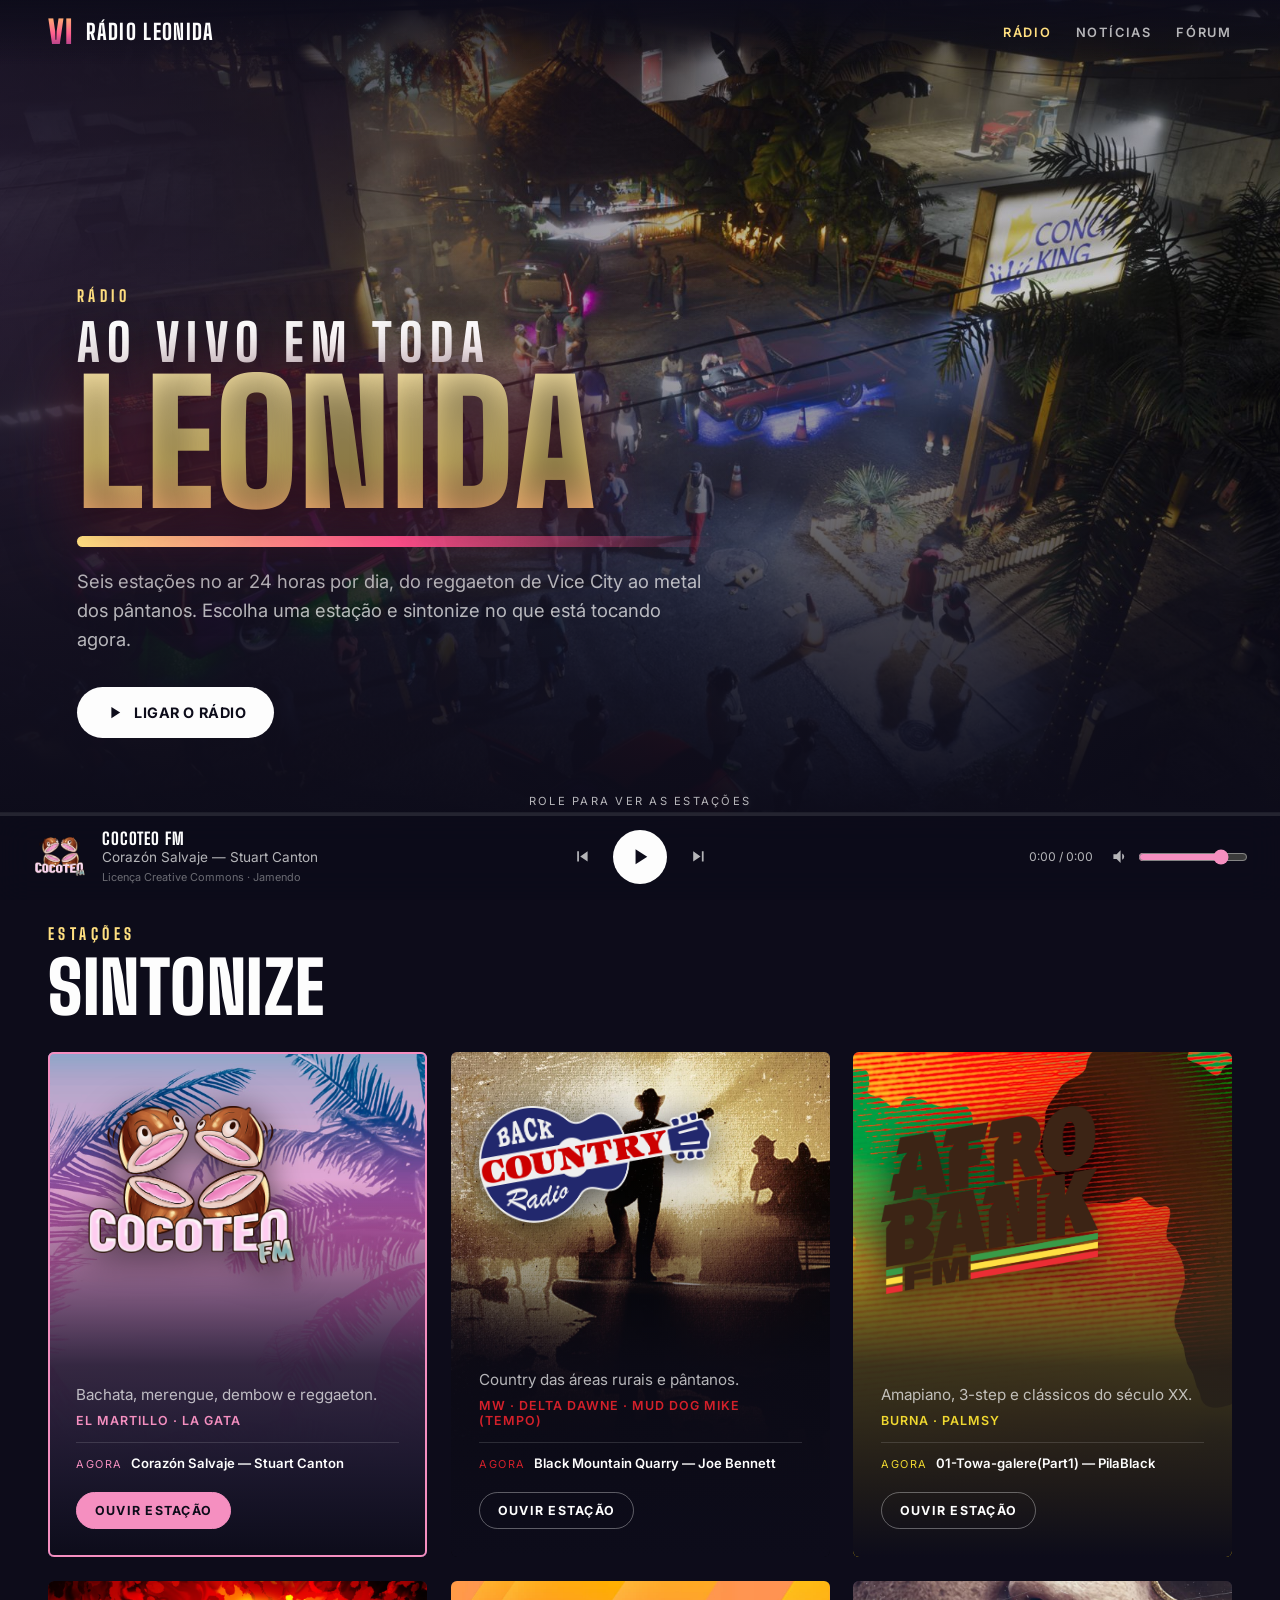
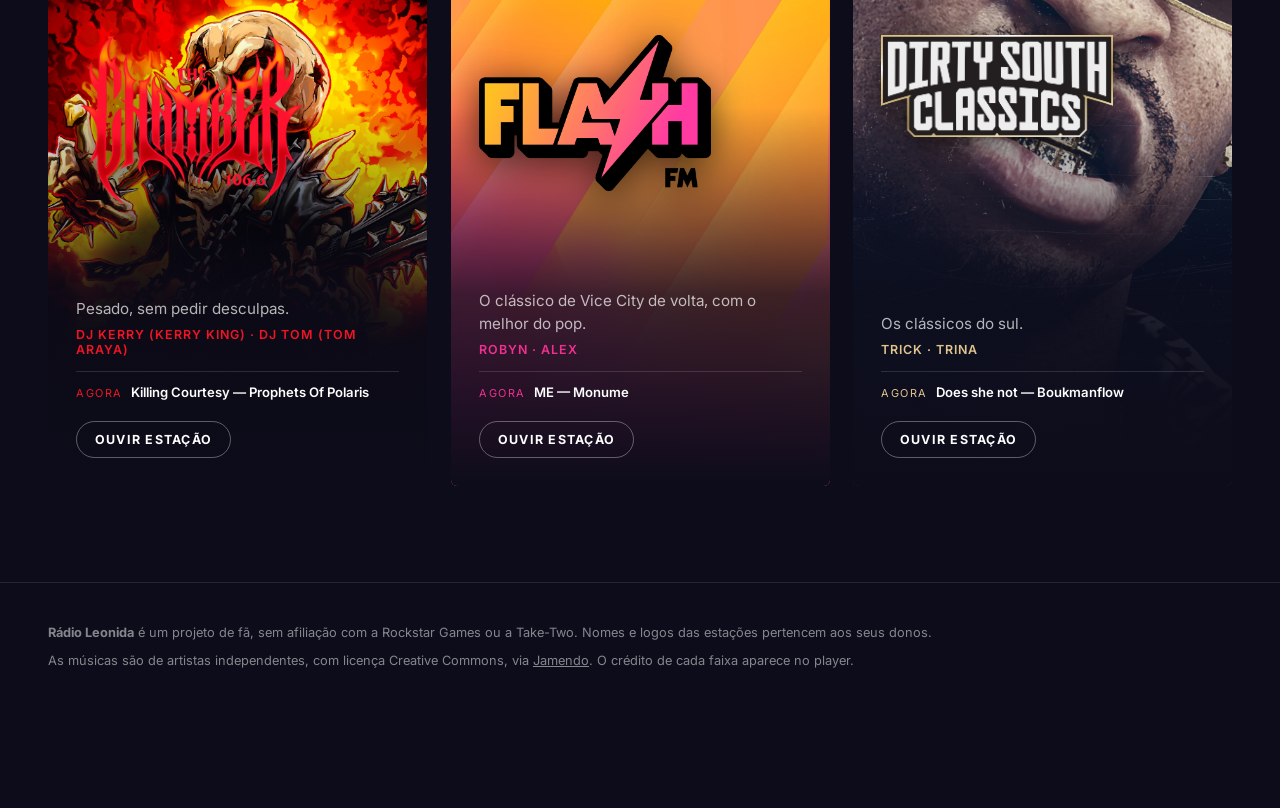
<file: index.html>
<!DOCTYPE html>
<html lang="pt-BR">
<head>
  <meta charset="UTF-8">
  <meta name="viewport" content="width=device-width, initial-scale=1">
  <title>Rádio Leonida — Estações de GTA VI (fan-made)</title>
  <meta name="description" content="Rádio online fã-feita inspirada nas estações de GTA VI, 24 horas no ar com música Creative Commons.">
  <meta name="theme-color" content="#0d0c1a">
  <link rel="canonical" href="https://rianaugust00.github.io/leonidaradio/">
  <link rel="icon" href="favicon.svg" type="image/svg+xml">
  <link rel="manifest" href="manifest.webmanifest">
  <meta property="og:type" content="website">
  <meta property="og:site_name" content="Rádio Leonida">
  <meta property="og:locale" content="pt_BR">
  <meta property="og:title" content="Rádio Leonida — Estações de GTA VI (fan-made)">
  <meta property="og:description" content="Seis estações no ar 24 horas por dia, com música Creative Commons. Projeto de fã, sem afiliação com a Rockstar Games.">
  <meta property="og:url" content="https://rianaugust00.github.io/leonidaradio/">
  <meta property="og:image" content="https://rianaugust00.github.io/leonidaradio/assets/bg/radio-desktop.jpg">
  <meta property="og:image:width" content="1920">
  <meta property="og:image:height" content="1080">
  <meta name="twitter:card" content="summary_large_image">
  <link rel="preconnect" href="https://fonts.googleapis.com">
  <link rel="preconnect" href="https://fonts.gstatic.com" crossorigin>
  <link href="https://fonts.googleapis.com/css2?family=Big+Shoulders+Display:wght@700;800;900&family=Inter:wght@400;500;600;700&display=swap" rel="stylesheet">
  <link rel="stylesheet" href="style.css">
  <link rel="stylesheet" href="noticias.css">
  <link rel="stylesheet" href="forum.css">
  <link rel="stylesheet" href="fx.css">
</head>
<body>
  <a class="skip" href="#stations">Pular para as estações</a>

  <header class="nav">
    <a class="brand" href="#top"><span class="vi">VI</span><span>Rádio Leonida</span></a>
    <nav class="links"><a href="#top" id="navRadio" aria-current="page">Rádio</a><a href="#noticias" id="navNews">Notícias</a><a href="#forum" id="navForum">Fórum</a></nav>
  </header>

  <main id="top">
    <div id="view-radio">
    <section class="hero">
      <div class="hero-inner">
        <p class="eyebrow">Rádio</p>
        <h1>Ao vivo em toda <em>Leonida</em></h1>
        <p class="lead">Seis estações no ar 24 horas por dia, do reggaeton de Vice City ao metal dos pântanos. Escolha uma estação e sintonize no que está tocando agora.</p>
        <button class="cta" id="heroPlay" type="button">
          <svg viewBox="0 0 24 24" aria-hidden="true"><path d="M8 5v14l11-7z"/></svg>
          Ligar o rádio
        </button>
      </div>
      <div class="scroll" aria-hidden="true">Role para ver as estações</div>
    </section>

    <section class="stations" id="stations" aria-labelledby="st-title">
      <header class="section-head">
        <p class="eyebrow">Estações</p>
        <h2 id="st-title">Sintonize</h2>
      </header>
      <div class="grid" id="grid"></div>
    </section>
    </div>

    <div id="view-news" hidden>
<section class="news-head">
      <p class="eyebrow">Vice City Dispatch</p>
      <h1>Notícias de <em>Leonida</em></h1>
      <p class="lead">Tudo o que acontece no estado mais quente do país. Todas as matérias são fictícias e feitas por fãs.</p>
      <div class="filters" id="filters" role="group" aria-label="Filtrar por categoria"></div>
    </section>

    <section class="news-wrap">
      <article class="featured" id="featured"></article>
      <div class="news-grid" id="newsGrid"></div>
    </section>
    </div>

    <div id="view-forum" hidden>
    <section class="news-head forum-head">
      <p class="eyebrow">Fórum</p>
      <h1>Descobertas de <em>Leonida</em></h1>
      <p class="lead">Easter eggs, locais secretos e bugs encontrados pelos jogadores. Vote no que for real.</p>
      <p class="forum-note" id="forumDemo" hidden>Modo demonstração: o fórum ainda não está ligado a um servidor, então as postagens ficam salvas só neste navegador.</p>
      <div class="forum-auth" id="forumAuth"></div>
      <div class="filters" id="forumFilters" role="group" aria-label="Filtrar por categoria"></div>
      <div class="filters" id="forumSort" role="group" aria-label="Ordenar postagens"></div>
    </section>

    <section class="forum-wrap">
      <form class="forum-form" id="forumForm" hidden>
        <h2>Nova postagem</h2>
        <label>Categoria
          <select name="category" required></select>
        </label>
        <label>Título
          <input name="title" type="text" required minlength="4" maxlength="120" autocomplete="off">
        </label>
        <label>O que você encontrou?
          <textarea name="body" required minlength="10" maxlength="4000" rows="6"></textarea>
        </label>
        <label class="check"><input name="spoiler" type="checkbox"> Contém spoiler da história</label>
        <div class="forum-actions">
          <button type="submit" class="btn primary">Publicar</button>
          <button type="button" class="btn" id="forumCancel">Cancelar</button>
        </div>
      </form>
      <p class="forum-msg" id="forumMsg" role="status" aria-live="polite"></p>
      <div class="forum-list" id="forumList"></div>
    </section>
    </div>
  </main>

  <footer class="foot">
    <p><strong>Rádio Leonida</strong> é um projeto de fã, sem afiliação com a Rockstar Games ou a Take-Two. Nomes e logos das estações pertencem aos seus donos.</p>
    <p>As músicas são de artistas independentes, com licença Creative Commons, via <a href="https://www.jamendo.com" target="_blank" rel="noopener">Jamendo</a>. O crédito de cada faixa aparece no player.</p>
  </footer>

  <!-- Player fixo -->
  <div class="player" id="player" aria-label="Player">
    <div class="p-progress" aria-hidden="true"><i id="bar"></i></div>
    <div class="p-now">
      <img id="pLogo" alt="" width="56" height="56">
      <div class="p-text">
        <p class="p-station"><span class="live" id="live">Ao vivo</span><span id="pStation">—</span></p>
        <p class="p-track" id="pTrack">Escolha uma estação</p>
        <a class="p-credit" id="pCredit" target="_blank" rel="noopener"></a>
      </div>
    </div>
    <div class="p-ctrl">
      <button id="prev" type="button" aria-label="Estação anterior"><svg viewBox="0 0 24 24"><path d="M6 6h2v12H6zm3.5 6 8.5 6V6z"/></svg></button>
      <button id="play" class="play" type="button" aria-label="Tocar"><svg viewBox="0 0 24 24" id="playIcon"><path d="M8 5v14l11-7z"/></svg></button>
      <button id="next" type="button" aria-label="Próxima estação"><svg viewBox="0 0 24 24"><path d="M6 18l8.5-6L6 6zm10-12v12h2V6z"/></svg></button>
    </div>
    <div class="p-side">
      <span class="time" id="time">0:00 / 0:00</span>
      <label class="vol"><span class="sr">Volume</span>
        <svg viewBox="0 0 24 24" aria-hidden="true"><path d="M3 9v6h4l5 5V4L7 9zm13.5 3A4.5 4.5 0 0 0 14 8v8a4.5 4.5 0 0 0 2.5-4z"/></svg>
        <input id="vol" type="range" min="0" max="1" step="0.01" value="0.8">
      </label>
    </div>
    <p class="sr" id="status" aria-live="polite"></p>
  </div>

  <audio id="audio" preload="none"></audio>
  <script src="stations.js"></script>
  <script src="playlists.js"></script>
  <script src="locutores.js"></script>
  <script src="app.js"></script>
  <script src="noticias.js"></script>
  <script src="noticias-credits.js"></script>
  <script src="noticias-app.js"></script>
  <script src="forum-config.js"></script>
  <script src="forum.js"></script>
  <script src="fx.js"></script>
</body>
</html>
</file>
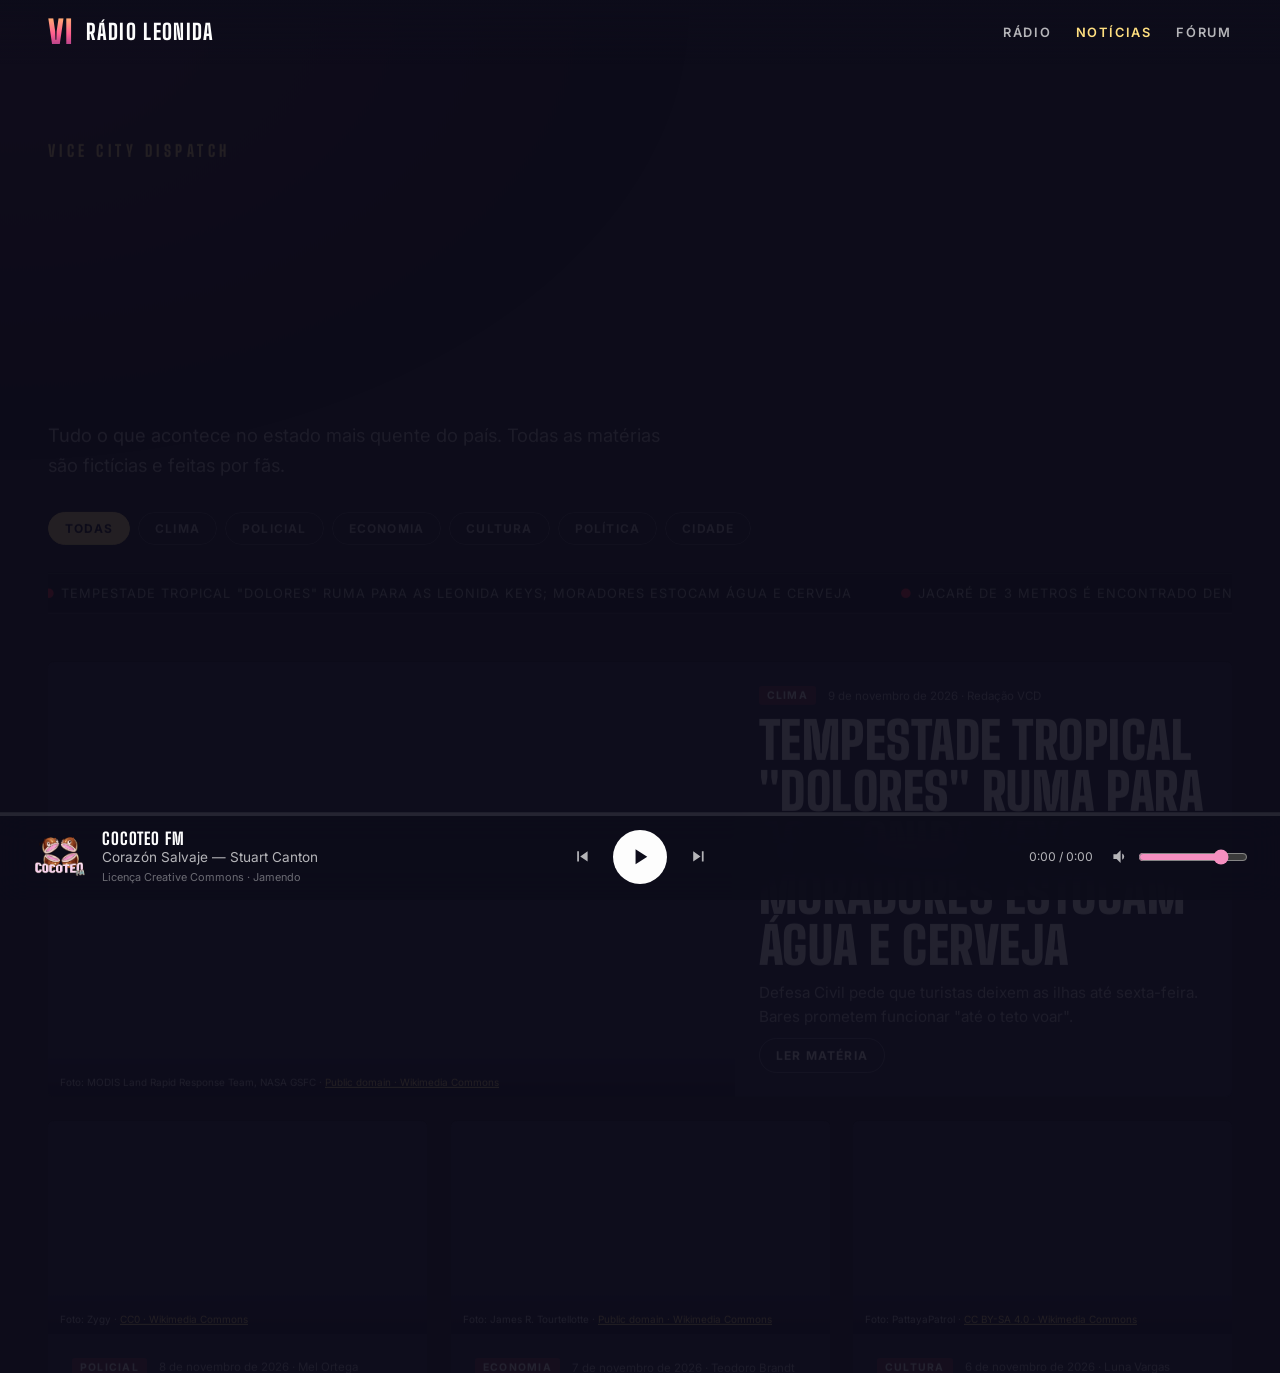
<file: noticias.html>
<!DOCTYPE html>
<html lang="pt-BR"><head><meta charset="UTF-8">
<meta http-equiv="refresh" content="0; url=index.html#noticias">
<title>Notícias — Rádio Leonida</title></head>
<body><p><a href="index.html#noticias">Ir para as notícias</a></p></body></html>
</file>
<file: style.css>
/* Rádio Leonida — visual inspirado na página de música de GTA VI */
:root {
  --ink: #0d0c1a;
  --ink-2: #1f1f38;
  --plum: #31223e;
  --wine: #6b2e47;
  --gold: #ffdf80;
  --peach: #f5c089;
  --text: #fdfdfd;
  --muted: #fdfdfdb3;
  --a: var(--peach);          /* cor da estação ativa */
  --display: "Big Shoulders Display", "Arial Narrow", Impact, sans-serif;
  --body: "Inter", system-ui, sans-serif;
  --player-h: 88px;
}
* { box-sizing: border-box; margin: 0; padding: 0; }
html { scroll-behavior: smooth; }
body {
  font-family: var(--body); color: var(--text); background: var(--ink);
  -webkit-font-smoothing: antialiased; padding-bottom: var(--player-h);
}
img { display: block; max-width: 100%; }
button { font: inherit; color: inherit; background: none; border: 0; cursor: pointer; }
a { color: inherit; }
svg { width: 1em; height: 1em; fill: currentColor; }
:focus-visible { outline: 2px solid var(--gold); outline-offset: 3px; border-radius: 4px; }
.sr { position: absolute; width: 1px; height: 1px; overflow: hidden; clip: rect(0 0 0 0); white-space: nowrap; }
.skip { position: absolute; left: -999px; top: 8px; z-index: 50; background: var(--gold); color: var(--ink); padding: 8px 14px; font-weight: 700; }
.skip:focus { left: 8px; }

/* ---------- Navegação ---------- */
.nav {
  position: fixed; inset: 0 0 auto; z-index: 20; height: 64px; padding: 0 clamp(16px, 4vw, 48px);
  display: flex; align-items: center; justify-content: space-between;
  background: linear-gradient(#0d0c1ae6, #0d0c1a00);
}
.brand { display: flex; align-items: center; gap: 12px; text-decoration: none; font-family: var(--display); font-weight: 800; font-size: 1.35rem; letter-spacing: .06em; text-transform: uppercase; }
.vi {
  font-weight: 900; font-size: 2rem; line-height: 1;
  background: linear-gradient(180deg, #ffb46e, #ff5f8f 55%, #a23b8a); -webkit-background-clip: text; background-clip: text; color: transparent;
}
.tag { font-size: .75rem; letter-spacing: .14em; text-transform: uppercase; color: var(--muted); }

/* ---------- Hero ---------- */
.hero {
  position: relative; min-height: min(92vh, 860px); display: grid; align-items: end;
  padding: 120px clamp(16px, 6vw, 96px) clamp(56px, 10vh, 110px);
  background:
    linear-gradient(180deg, #0d0c1a99 0%, #0d0c1a33 35%, #0d0c1acc 75%, var(--ink) 100%),
    linear-gradient(90deg, #31223ecc, #31223e00 60%),
    url("assets/bg/radio-desktop.jpg") center / cover no-repeat;
}
.hero-inner { max-width: 640px; }
.eyebrow { font-family: var(--display); font-weight: 800; font-size: 1rem; letter-spacing: .28em; text-transform: uppercase; color: var(--gold); margin-bottom: 12px; }
h1, h2 { font-family: var(--display); font-weight: 900; text-transform: uppercase; line-height: .9; letter-spacing: .01em; }
h1 { font-size: clamp(3.2rem, 9vw, 7rem); }
h1 em { font-style: normal; background: linear-gradient(180deg, var(--gold), #ff8a6b 60%, #ff4f8b); -webkit-background-clip: text; background-clip: text; color: transparent; }
.lead { margin: 20px 0 32px; font-size: clamp(1rem, 1.6vw, 1.15rem); line-height: 1.6; color: var(--muted); max-width: 52ch; }
.cta {
  display: inline-flex; align-items: center; gap: 10px; padding: 16px 28px; border-radius: 999px;
  background: var(--text); color: var(--ink); font-weight: 700; letter-spacing: .04em; text-transform: uppercase; font-size: .9rem;
  transition: transform .2s, background .2s;
}
.cta:hover { transform: translateY(-2px); background: var(--gold); }
.cta svg { font-size: 1.2rem; }
.scroll { white-space: nowrap; position: absolute; left: 50%; bottom: 20px; transform: translateX(-50%); font-size: .7rem; letter-spacing: .2em; text-transform: uppercase; color: var(--muted); }

/* ---------- Estações ---------- */
.stations { scroll-margin-top: 40px; padding: clamp(48px, 8vw, 96px) clamp(16px, 4vw, 48px); max-width: 1440px; margin: 0 auto; }
.section-head { margin-bottom: 32px; }
h2 { font-size: clamp(2.4rem, 6vw, 4.5rem); }
.grid { display: grid; grid-template-columns: repeat(3, 1fr); gap: clamp(12px, 2vw, 24px); }

.card {
  --c: #fff;
  position: relative; isolation: isolate; overflow: hidden; border-radius: 6px; text-align: left;
  aspect-ratio: 3 / 4; display: flex; flex-direction: column; justify-content: flex-end;
  padding: clamp(18px, 2.4vw, 28px); background: var(--ink-2);
  outline: 2px solid transparent; outline-offset: -2px; transition: outline-color .3s, transform .3s;
}
.card::before {             /* foto da estação */
  content: ""; position: absolute; inset: 0; z-index: -2;
  background: var(--bg) center top / cover no-repeat; transition: transform .8s cubic-bezier(.2,.7,.2,1);
}
.card::after {              /* escurece para baixo, como no site */
  content: ""; position: absolute; inset: 0; z-index: -1;
  background: linear-gradient(180deg, #0d0c1a00 25%, #0d0c1acc 62%, #0d0c1a 100%);
}
.card:hover::before, .card:focus-within::before { transform: scale(1.05); }
.card:hover { transform: translateY(-4px); }
.card.on { outline-color: var(--c); }

.card .logo { width: 72%; max-height: 42%; object-fit: contain; object-position: left bottom; margin-bottom: auto; margin-top: 8%; filter: drop-shadow(0 6px 18px #000a); transition: transform .4s; }
.card:hover .logo { transform: scale(1.03); }
.card .desc { font-size: .95rem; line-height: 1.5; color: var(--muted); margin: 16px 0 6px; }
.card .djs { font-size: .78rem; letter-spacing: .08em; text-transform: uppercase; color: var(--c); font-weight: 600; }
.card .now { margin-top: 14px; padding-top: 12px; border-top: 1px solid #ffffff22; font-size: .82rem; color: var(--muted); display: flex; gap: 8px; align-items: baseline; min-height: 2.6em; }
.card .now b { color: var(--text); font-weight: 600; overflow: hidden; text-overflow: ellipsis; display: -webkit-box; -webkit-line-clamp: 2; -webkit-box-orient: vertical; }
.card .now span { flex: none; font-size: .68rem; letter-spacing: .14em; text-transform: uppercase; color: var(--c); }
.card .listen {
  margin-top: 16px; align-self: flex-start; display: inline-flex; gap: 8px; align-items: center;
  padding: 10px 18px; border-radius: 999px; border: 1px solid #ffffff55;
  font-size: .78rem; font-weight: 700; letter-spacing: .1em; text-transform: uppercase; transition: background .2s, color .2s, border-color .2s;
}
.listen::after { content: ""; position: absolute; inset: 0; z-index: 1; }  /* card inteiro clicável */
.card:hover .listen { background: var(--text); color: var(--ink); border-color: var(--text); }
.card.on .listen { background: var(--c); color: var(--ink); border-color: var(--c); }

/* equalizador no card ativo */
.eq { display: none; gap: 3px; align-items: flex-end; height: 14px; }
.eq i { width: 3px; height: 4px; background: currentColor; border-radius: 2px; }
.card.on.playing .eq { display: inline-flex; }
.card.on.playing .eq i { animation: eq .9s infinite ease-in-out; }
.eq i:nth-child(2) { animation-delay: .2s; } .eq i:nth-child(3) { animation-delay: .4s; } .eq i:nth-child(4) { animation-delay: .1s; }
@keyframes eq { 50% { height: 14px; } }

/* ---------- Rodapé ---------- */
.foot { padding: 40px clamp(16px, 4vw, 48px) 48px; max-width: 1440px; margin: 0 auto; border-top: 1px solid #ffffff1a; font-size: .8rem; line-height: 1.6; color: #fdfdfd80; display: grid; gap: 8px; }

/* ---------- Player fixo ---------- */
.player {
  position: fixed; inset: auto 0 0; z-index: 30; height: var(--player-h);
  display: grid; grid-template-columns: 1fr auto 1fr; align-items: center; gap: 16px;
  padding: 0 clamp(12px, 3vw, 32px);
  background: #0d0c1aeb; backdrop-filter: blur(16px); -webkit-backdrop-filter: blur(16px);
  border-top: 1px solid #ffffff14;
}
.p-progress { position: absolute; inset: 0 0 auto; height: 3px; background: #ffffff1a; }
.p-progress i { display: block; height: 100%; width: 0; background: var(--a); transition: width .5s linear, background .4s; }
.p-now { display: flex; align-items: center; gap: 14px; min-width: 0; }
.p-now img { width: 56px; height: 56px; object-fit: contain; flex: none; }
.p-now img:not([src]) { visibility: hidden; }
.p-text { min-width: 0; }
.p-station { display: flex; align-items: center; gap: 10px; font-family: var(--display); font-weight: 800; font-size: 1.05rem; letter-spacing: .05em; text-transform: uppercase; }
.live { display: none; align-items: center; gap: 6px; font-family: var(--body); font-size: .6rem; font-weight: 700; letter-spacing: .16em; padding: 3px 7px; border-radius: 3px; background: #e5233a; }
.live::before { content: ""; width: 6px; height: 6px; border-radius: 50%; background: #fff; animation: blink 1.4s infinite; }
.player.playing .live { display: inline-flex; }
@keyframes blink { 50% { opacity: .2; } }
.p-track { font-size: .85rem; color: var(--muted); white-space: nowrap; overflow: hidden; text-overflow: ellipsis; }
.p-credit { font-size: .68rem; color: #fdfdfd66; text-decoration: none; }
.p-credit:hover { color: var(--gold); text-decoration: underline; }

.p-ctrl { display: flex; align-items: center; gap: 10px; }
.p-ctrl button { width: 42px; height: 42px; border-radius: 50%; display: grid; place-items: center; font-size: 1.3rem; color: var(--muted); transition: color .2s, background .2s; }
.p-ctrl button:hover { color: var(--text); background: #ffffff14; }
.p-ctrl .play { width: 54px; height: 54px; font-size: 1.6rem; background: var(--text); color: var(--ink); }
.p-ctrl .play:hover { background: var(--a); color: var(--ink); }

.p-side { display: flex; justify-content: flex-end; align-items: center; gap: 18px; }
.time { font-size: .75rem; font-variant-numeric: tabular-nums; color: var(--muted); }
.vol { display: flex; align-items: center; gap: 8px; color: var(--muted); font-size: 1.2rem; }
.vol input { width: 110px; accent-color: var(--a); }

/* ---------- Responsivo ---------- */
@media (max-width: 1024px) { .grid { grid-template-columns: repeat(2, 1fr); } }
@media (max-width: 720px) {
  :root { --player-h: 76px; }
  .tag { display: none; }
  .grid { grid-template-columns: 1fr; }
  .card { aspect-ratio: 4 / 5; }
  .player { grid-template-columns: 1fr auto; }
  .p-side { display: none; }
  .p-ctrl #prev, .p-ctrl #next { display: none; }
  .p-now img { width: 44px; height: 44px; }
}
@media (prefers-reduced-motion: reduce) {
  *, *::before, *::after { animation: none !important; transition: none !important; }
  html { scroll-behavior: auto; }
}

/* links de navegação */
.nav .links { display: flex; gap: 24px; font-size: .8rem; letter-spacing: .14em; text-transform: uppercase; font-weight: 600; }
.nav .links a { text-decoration: none; color: var(--muted); }
.nav .links a:hover, .nav .links a[aria-current] { color: var(--gold); }
</file>
<file: noticias.css>
/* Página de notícias — complementa style.css */
[hidden] { display: none !important; }
.nav .links { display: flex; gap: 24px; font-size: .8rem; letter-spacing: .14em; text-transform: uppercase; font-weight: 600; }
.nav .links a { text-decoration: none; color: var(--muted); }
.nav .links a:hover, .nav .links a[aria-current] { color: var(--gold); }

.news-head { padding: 130px clamp(16px, 4vw, 48px) 24px; max-width: 1440px; margin: 0 auto; background: radial-gradient(60% 80% at 0 0, #6b2e4766, transparent); }
.filters { display: flex; flex-wrap: wrap; gap: 8px; margin-top: 28px; }
.chip { padding: 8px 16px; border-radius: 999px; border: 1px solid #ffffff44; font-size: .75rem; font-weight: 700; letter-spacing: .1em; text-transform: uppercase; color: var(--muted); transition: all .2s; }
.chip:hover { color: var(--text); border-color: var(--text); }
.chip[aria-pressed="true"] { background: var(--gold); color: var(--ink); border-color: var(--gold); }

.news-wrap { max-width: 1440px; margin: 0 auto; padding: 24px clamp(16px, 4vw, 48px) 72px; display: grid; gap: clamp(12px, 2vw, 24px); }
.news-grid { display: grid; grid-template-columns: repeat(3, 1fr); gap: clamp(12px, 2vw, 24px); align-items: start; }

.story { background: var(--ink-2); border-radius: 6px; overflow: hidden; display: flex; flex-direction: column; transition: transform .3s; }
.story:hover { transform: translateY(-4px); }
.story img { width: 100%; aspect-ratio: 16 / 9; object-fit: cover; }
.story .txt { padding: clamp(16px, 2vw, 24px); display: flex; flex-direction: column; gap: 10px; flex: 1; }
.meta { display: flex; flex-wrap: wrap; gap: 6px 12px; align-items: center; font-size: .72rem; color: var(--muted); }
.cat { padding: 3px 8px; border-radius: 3px; background: var(--wine); color: var(--text); font-weight: 700; letter-spacing: .12em; text-transform: uppercase; font-size: .65rem; }
.t { font-size: clamp(1.4rem, 2.2vw, 1.9rem); line-height: 1; }
.lead2 { color: var(--muted); line-height: 1.55; font-size: .95rem; }
.more p { color: #fdfdfdd9; line-height: 1.65; font-size: .95rem; margin-top: 10px; }
.read { align-self: flex-start; margin-top: auto; padding: 9px 16px; border-radius: 999px; border: 1px solid #ffffff55; font-size: .75rem; font-weight: 700; letter-spacing: .1em; text-transform: uppercase; transition: all .2s; }
.read:hover { background: var(--text); color: var(--ink); }

.story.big { flex-direction: row; }

.story.big .t { font-size: clamp(2rem, 4vw, 3.4rem); }
.story.big .txt { justify-content: center; }

@media (max-width: 1024px) { .news-grid { grid-template-columns: repeat(2, 1fr); } }
@media (max-width: 720px) {
  .news-grid { grid-template-columns: 1fr; }
  .story.big { flex-direction: column; }
  .story.big img { width: 100%; min-height: 0; aspect-ratio: 16 / 9; }
}

/* foto + crédito */
.pic { position: relative; margin: 0; overflow: hidden; }
.story.big .pic { width: 58%; flex: none; }
.story.big .pic img { width: 100%; height: 100%; min-height: 380px; }
.credit { position: absolute; inset: auto 0 0; padding: 18px 12px 8px; font-size: .62rem; line-height: 1.3; color: #fdfdfdcc; background: linear-gradient(transparent, #0d0c1acc); }
.credit a { color: var(--gold); }
@media (max-width: 720px) { .story.big .pic { width: 100%; } .story.big .pic img { min-height: 0; } }
</file>
<file: forum.css>
/* Fórum de descobertas — complementa style.css e noticias.css */
.forum-head .filters + .filters { margin-top: 10px; }
.forum-note { color: var(--muted); font-size: .85rem; line-height: 1.5; max-width: 70ch; }
#forumDemo { padding: 10px 14px; border-left: 3px solid var(--gold); background: #ffffff0d; border-radius: 0 6px 6px 0; margin-bottom: 20px; }

.forum-auth { display: flex; flex-wrap: wrap; align-items: center; gap: 12px; }
.forum-login { display: flex; flex-wrap: wrap; align-items: end; gap: 10px; }
.forum-hello { color: var(--muted); margin-right: 4px; }
.forum-hello b { color: var(--text); }

.forum-wrap { max-width: 960px; margin: 0 auto; padding: 24px clamp(16px, 4vw, 48px) 72px; display: grid; gap: 16px; }
.forum-head { max-width: 960px; }
.forum-list { display: grid; gap: 12px; }
.forum-msg:empty { display: none; }
.forum-msg { color: var(--gold); font-size: .9rem; }
.forum-empty { color: var(--muted); padding: 32px 0; text-align: center; }

.btn { padding: 10px 18px; border-radius: 999px; border: 1px solid #ffffff55; font-size: .75rem; font-weight: 700; letter-spacing: .1em; text-transform: uppercase; transition: all .2s; }
.btn:hover { background: var(--text); color: var(--ink); }
.btn.primary { background: var(--gold); color: var(--ink); border-color: var(--gold); }
.btn.primary:hover { filter: brightness(1.1); }
.btn.small { padding: 6px 12px; font-size: .68rem; align-self: flex-start; }
.btn.danger:hover { background: #ff5f6d; border-color: #ff5f6d; color: var(--ink); }
.btn:disabled { opacity: .5; cursor: default; }

.forum-form, .forum-login { font-size: .8rem; font-weight: 600; color: var(--muted); }
.forum-form { background: var(--ink-2); border-radius: 6px; padding: clamp(16px, 3vw, 28px); display: grid; gap: 16px; }
.forum-form h2 { font-size: 1.8rem; color: var(--text); }
.forum-form label, .forum-login label { display: grid; gap: 6px; }
.forum-form .check { display: flex; align-items: center; gap: 8px; }
.forum-form input[type="text"], .forum-form select, .forum-form textarea, .forum-login input {
  font: inherit; font-weight: 400; font-size: .95rem; color: var(--text); background: var(--ink);
  border: 1px solid #ffffff33; border-radius: 6px; padding: 10px 12px; width: 100%;
}
.forum-login input { width: min(260px, 70vw); }
.forum-form textarea { resize: vertical; line-height: 1.5; }
.forum-actions { display: flex; gap: 10px; }

.post { display: flex; gap: clamp(12px, 2vw, 20px); background: var(--ink-2); border-radius: 6px; padding: clamp(14px, 2vw, 22px); }
.vote { flex: none; align-self: flex-start; width: 52px; padding: 8px 0; border-radius: 6px; border: 1px solid #ffffff33; display: grid; justify-items: center; gap: 2px; color: var(--muted); transition: all .2s; }
.vote:hover { border-color: var(--gold); color: var(--gold); }
.vote[aria-pressed="true"] { background: var(--gold); border-color: var(--gold); color: var(--ink); }
.vote .arrow { font-size: .8rem; line-height: 1; }
.vote b { font-family: var(--display); font-size: 1.3rem; line-height: 1; }
.post-main { display: flex; flex-direction: column; gap: 10px; min-width: 0; flex: 1; }
.post-title { font-family: var(--display); font-weight: 800; text-transform: uppercase; font-size: clamp(1.25rem, 2vw, 1.6rem); line-height: 1.05; overflow-wrap: anywhere; }
.post-body { color: #fdfdfdd9; line-height: 1.6; font-size: .95rem; white-space: pre-wrap; overflow-wrap: anywhere; }
.post-body.hidden-spoiler { filter: blur(7px); user-select: none; pointer-events: none; }
.badge { padding: 3px 8px; border-radius: 3px; font-weight: 700; letter-spacing: .08em; text-transform: uppercase; font-size: .65rem; }
.badge.ok { background: #2f9a4c; color: #fff; }
.badge.warn { background: var(--gold); color: var(--ink); }
</file>
<file: fx.css>
/* Animações controladas por fx.js */
.reveal { opacity: 0; transform: translateY(28px) scale(.98); transition: opacity .7s cubic-bezier(.2,.7,.2,1), transform .7s cubic-bezier(.2,.7,.2,1); transition-delay: var(--d, 0ms); }
.reveal.in { opacity: 1; transform: none; }

/* inclinação 3D nos cards (a variável vem do mouse) */
.card, .story { transform-style: preserve-3d; will-change: transform; }
.card.tilt, .story.tilt { transform: perspective(900px) rotateX(var(--rx, 0deg)) rotateY(var(--ry, 0deg)) translateY(-4px); transition: transform .12s linear; }
.card.in:not(.tilt), .story.in:not(.tilt) { transition: transform .5s cubic-bezier(.2,.7,.2,1), opacity .7s; }

/* brilho que segue o mouse */
.card .glow, .story .glow { position: absolute; inset: 0; z-index: 0; pointer-events: none; opacity: 0; transition: opacity .3s;
  background: radial-gradient(260px circle at var(--mx, 50%) var(--my, 50%), #ffffff26, transparent 60%); }
.story { position: relative; }
.card:hover .glow, .story:hover .glow { opacity: 1; }

/* parallax e zoom lento na imagem */
.story img { transition: transform .8s cubic-bezier(.2,.7,.2,1); }
.story:hover img { transform: scale(1.06); }
.story { overflow: hidden; }

/* título do hero com entrada letra a letra */
.hero h1 .ch, .news-head h1 .ch { display: inline-block; opacity: 0; transform: translateY(.5em) rotate(4deg); animation: chIn .7s cubic-bezier(.2,.7,.2,1) forwards; animation-delay: calc(var(--i) * 35ms + 150ms); }
@keyframes chIn { to { opacity: 1; transform: none; } }

/* ticker de manchetes */
.ticker { overflow: hidden; border-block: 1px solid #ffffff1f; background: #0d0c1acc; margin-top: 28px; }
.ticker-track { display: inline-flex; gap: 48px; padding: 12px 0; white-space: nowrap; animation: tick 60s linear infinite; }
.ticker:hover .ticker-track { animation-play-state: paused; }
.ticker-track span { font-size: .8rem; letter-spacing: .08em; text-transform: uppercase; color: var(--muted); }
.ticker-track span::before { content: "● "; color: #e5233a; }
@keyframes tick { to { transform: translateX(-50%); } }

/* barra de progresso de leitura */
.scrollbar { position: fixed; inset: 0 0 auto; height: 3px; z-index: 40; width: 0; background: linear-gradient(90deg, var(--gold), #ff4f8b); }

/* troca de tela */
#view-radio:not([hidden]), #view-news:not([hidden]) { animation: viewIn .5s ease both; }
@keyframes viewIn { from { opacity: 0; transform: translateY(12px); } }

/* artigo abrindo */
.more:not([hidden]) { animation: openIn .45s ease both; }
@keyframes openIn { from { opacity: 0; transform: translateY(-8px); } }

@media (prefers-reduced-motion: reduce) {
  .reveal { opacity: 1; transform: none; }
  .ticker-track { animation: none; }
  .hero h1 .ch, .news-head h1 .ch { opacity: 1; transform: none; }
}

/* ---------- Título moderno (hero e notícias) ---------- */
h1[data-split] { font-size: clamp(1.6rem, 4.2vw, 3.2rem); font-weight: 800; letter-spacing: .14em; line-height: 1; text-shadow: 0 6px 40px #0009; }
h1[data-split] em {
  display: block; position: relative; margin-top: .02em;
  font-size: clamp(4.4rem, 15vw, 10.5rem); font-weight: 900; letter-spacing: .005em; line-height: .86;
  background: none; color: inherit;            /* o gradiente passa para as letras */
  filter: drop-shadow(0 0 28px #ff4f8b55) drop-shadow(0 8px 24px #0008);
}
/* letras da palavra em destaque: gradiente próprio + brilho que corre */
h1[data-split] em .ch {
  background: linear-gradient(180deg, #ffe9a8 0%, var(--gold) 28%, #ff8a6b 62%, #ff4f8b 100%);
  background-size: 100% 220%; -webkit-background-clip: text; background-clip: text; color: transparent;
  animation: chIn .7s cubic-bezier(.2,.7,.2,1) forwards, shine 5s ease-in-out infinite alternate;
  animation-delay: calc(var(--i) * 35ms + 150ms), calc(var(--i) * 140ms + 900ms);
}
@keyframes shine { from { background-position: 50% 0; } to { background-position: 50% 100%; } }
/* traço de acento sob a palavra */
h1[data-split] em::after {
  content: ""; display: block; height: .06em; margin-top: .12em; width: 0; border-radius: 99px;
  background: linear-gradient(90deg, var(--gold), #ff4f8b, transparent);
  animation: bar 1.1s .9s cubic-bezier(.2,.7,.2,1) forwards;
}
@keyframes bar { to { width: min(100%, 5.2em); } }
@media (prefers-reduced-motion: reduce) {
  h1[data-split] em .ch { animation: none; }
  h1[data-split] em::after { animation: none; width: 5em; }
}
</file>
